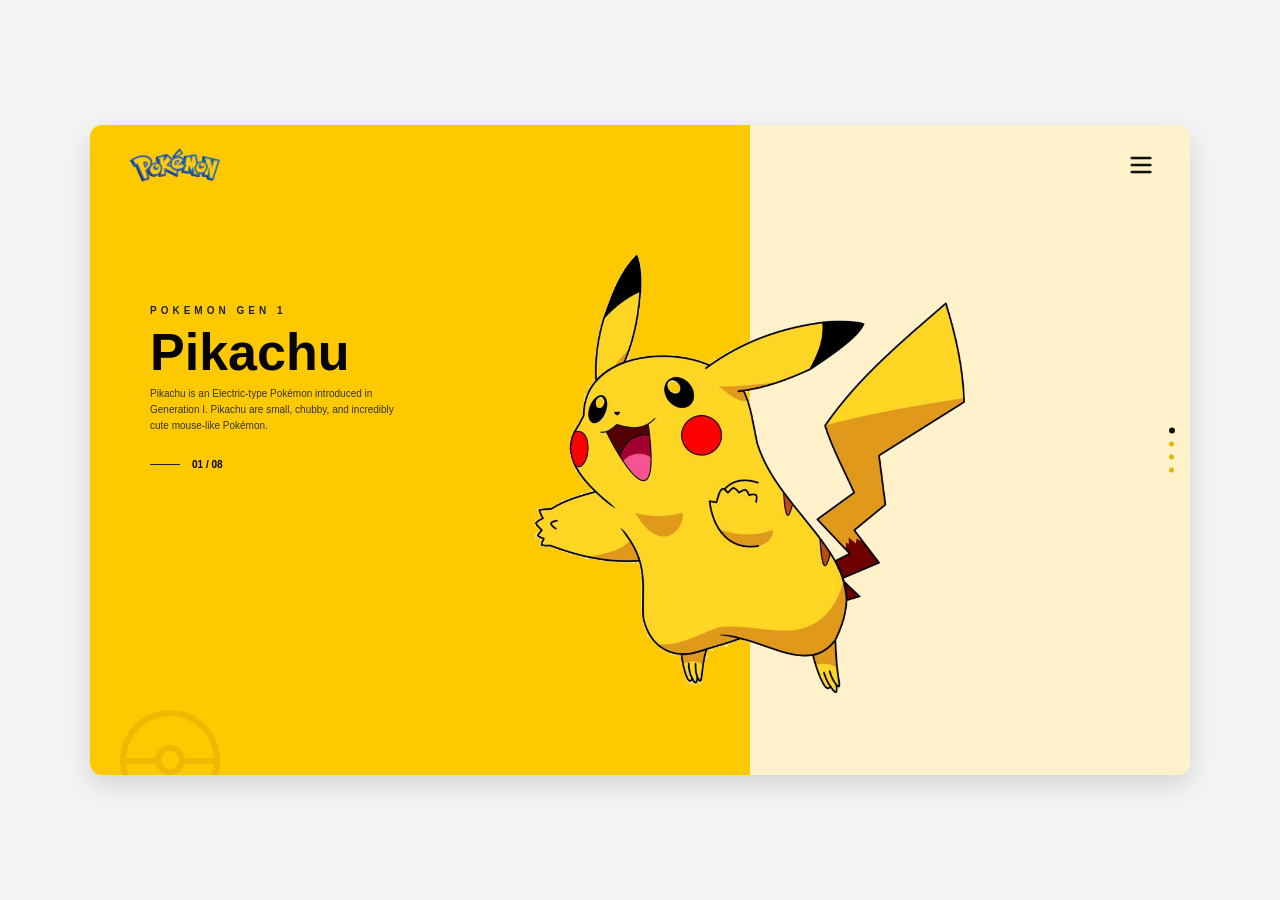
<file: index.html>
<!DOCTYPE html>
<html lang="en">

<head>
    <meta charset="UTF-8">
    <meta name="viewport" content="width=device-width, initial-scale=1.0">

    <title>Pokemon Landing Page</title>

    <link rel="stylesheet" href="pokemon.css">
</head>
<body>
    <main class="container">
        <div class="nav">
            <img 
                src="./image/pokemon.png" 
                class="pokemon-logo" 
                alt="Pokemon"
            >
            <img 
                src="./image/menu.png" 
                class="menu" 
                alt="Menu"
            >
        </div>
        <section class="hero">
            <div class="hero-left">

                <div class="content">

                    <p class="small-title">
                        POKEMON GEN 1
                    </p>

                    <h1>
                        Pikachu
                    </h1>

                    <p class="description">
                        Pikachu is an Electric-type Pokémon introduced
                        in Generation I. Pikachu are small, chubby,
                        and incredibly cute mouse-like Pokémon.
                    </p>

                    <div class="pagination">

                        <span class="line"></span>

                        <span>01 / 08</span>

                    </div>

                </div>

                <div class="pokeball">
                    <div class="pokeball-inner"></div>
                </div>

            </div>

            <div class="hero-right"></div>
            <img 
                src="./image/pikachu.png" 
                class="pikachu" 
                alt="Pikachu"
            >
            <div class="dots">

                <span class="active"></span>
                <span></span>
                <span></span>
                <span></span>

            </div>

        </section>

    </main>

</body>
</html>
</file>
<file: pokemon.css>
* {
    margin: 0;
    padding: 0;
    box-sizing: border-box;
}



body {
    min-height: 100vh;

    display: flex;
    justify-content: center;
    align-items: center;

    background: #f5f5f5;

    font-family: Arial, sans-serif;
}



.container {
    position: relative;

    width: 95%;
    max-width: 1100px;
    height: 650px;

    overflow: hidden;

    border-radius: 12px;

    box-shadow: 0 10px 30px rgba(0, 0, 0, 0.15);
}




.nav {
    position: absolute;

    top: 0;
    left: 0;

    width: 100%;
    height: 80px;

    padding: 20px 35px;

    display: flex;
    align-items: center;
    justify-content: space-between;

    z-index: 10;
    background: transparent;
}




.pokemon-logo {
    width: 100px;
}


.menu {
    width: 28px;
    height: 28px;

    object-fit: contain;

    cursor: pointer;
}



.hero {
    position: relative;

    width: 100%;
    height: 100%;

    display: flex;
}



.hero-left {
    position: relative;

    width: 60%;
    height: 100%;

    background: #ffc900;
}



.hero-right {
    width: 40%;
    height: 100%;

    background: #fff1c9;
}



.content {
    position: absolute;

    left: 60px;
    top: 180px;

    width: 300px;

    z-index: 3;
}


.small-title {
    margin-bottom: 10px;

    font-size: 10px;
    font-weight: 700;

    letter-spacing: 4px;

    color: #222;
}




h1 {
    margin-bottom: 8px;

    font-size: 52px;
    line-height: 1;

    font-weight: 800;

    color: #050505;
}



.description {
    width: 260px;

    font-size: 10px;
    line-height: 1.6;

    color: #333;
}




.pagination {
    margin-top: 25px;

    display: flex;
    align-items: center;
    gap: 12px;

    font-size: 10px;
    font-weight: bold;
}


.line {
    width: 30px;
    height: 1px;

    background: #222;
}




.pikachu {
    position: absolute;

    width: 430px;

    left: 60%;
    top: 130px;

    z-index: 5;

    object-fit: contain;

    transform: translateX(-50%);
}



.dots {
    position: absolute;

    right: 15px;
    top: 50%;

    transform: translateY(-50%);

    display: flex;
    flex-direction: column;

    gap: 8px;

    z-index: 10;
}


.dots span {
    width: 5px;
    height: 5px;

    border-radius: 50%;

    background: #e5b800;
}


.dots .active {
    width: 6px;
    height: 6px;

    background: #111;
}


/* =========================
   POKEBALL DECORATION
========================= */

.pokeball {
    position: absolute;

    left: 30px;
    bottom: -35px;

    width: 100px;
    height: 100px;

    border: 6px solid rgba(180, 140, 0, 0.25);

    border-radius: 50%;
}


.pokeball::before {
    content: "";

    position: absolute;

    top: 42px;
    left: 0;

    width: 100%;

    height: 6px;

    background: rgba(180, 140, 0, 0.25);
}


.pokeball-inner {
    position: absolute;

    top: 29px;
    left: 29px;

    width: 30px;
    height: 30px;

    border: 6px solid rgba(180, 140, 0, 0.25);

    border-radius: 50%;

    background: #ffc900;
}


/* =========================
   RESPONSIVE
========================= */

@media (max-width: 768px) {

    .container {
        height: 600px;
    }

    .hero-left {
        width: 100%;
    }

    .hero-right {
        width: 0;
    }

    .content {
        left: 30px;
        top: 160px;
    }

    .pikachu {
        width: 330px;

        left: 70%;
        top: 180px;
    }

}


@media (max-width: 500px) {

    .container {
        height: 700px;
    }

    .nav {
        padding: 20px;
    }

    .content {
        top: 150px;
        left: 25px;
    }

    h1 {
        font-size: 42px;
    }

    .pikachu {
        width: 300px;

        left: 65%;
        top: 330px;
    }

    .dots {
        right: 8px;
    }

}
</file>
